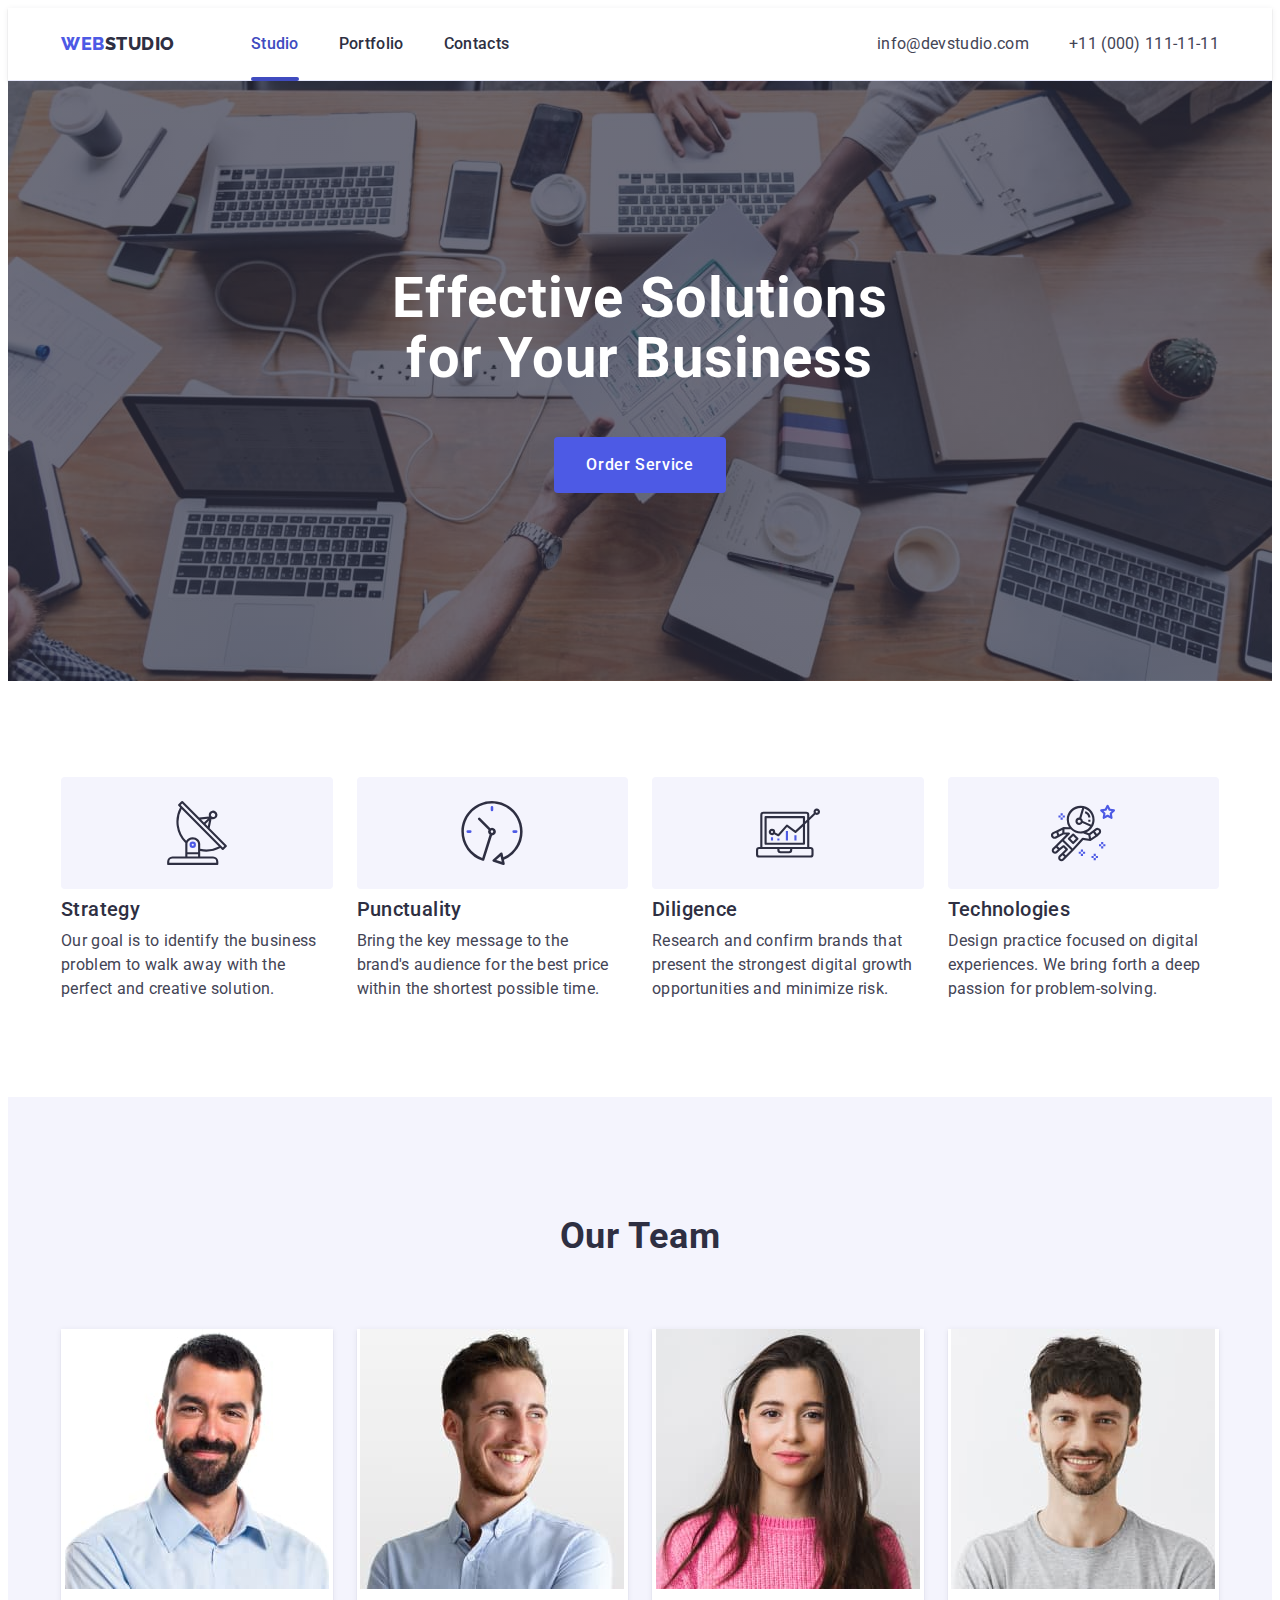
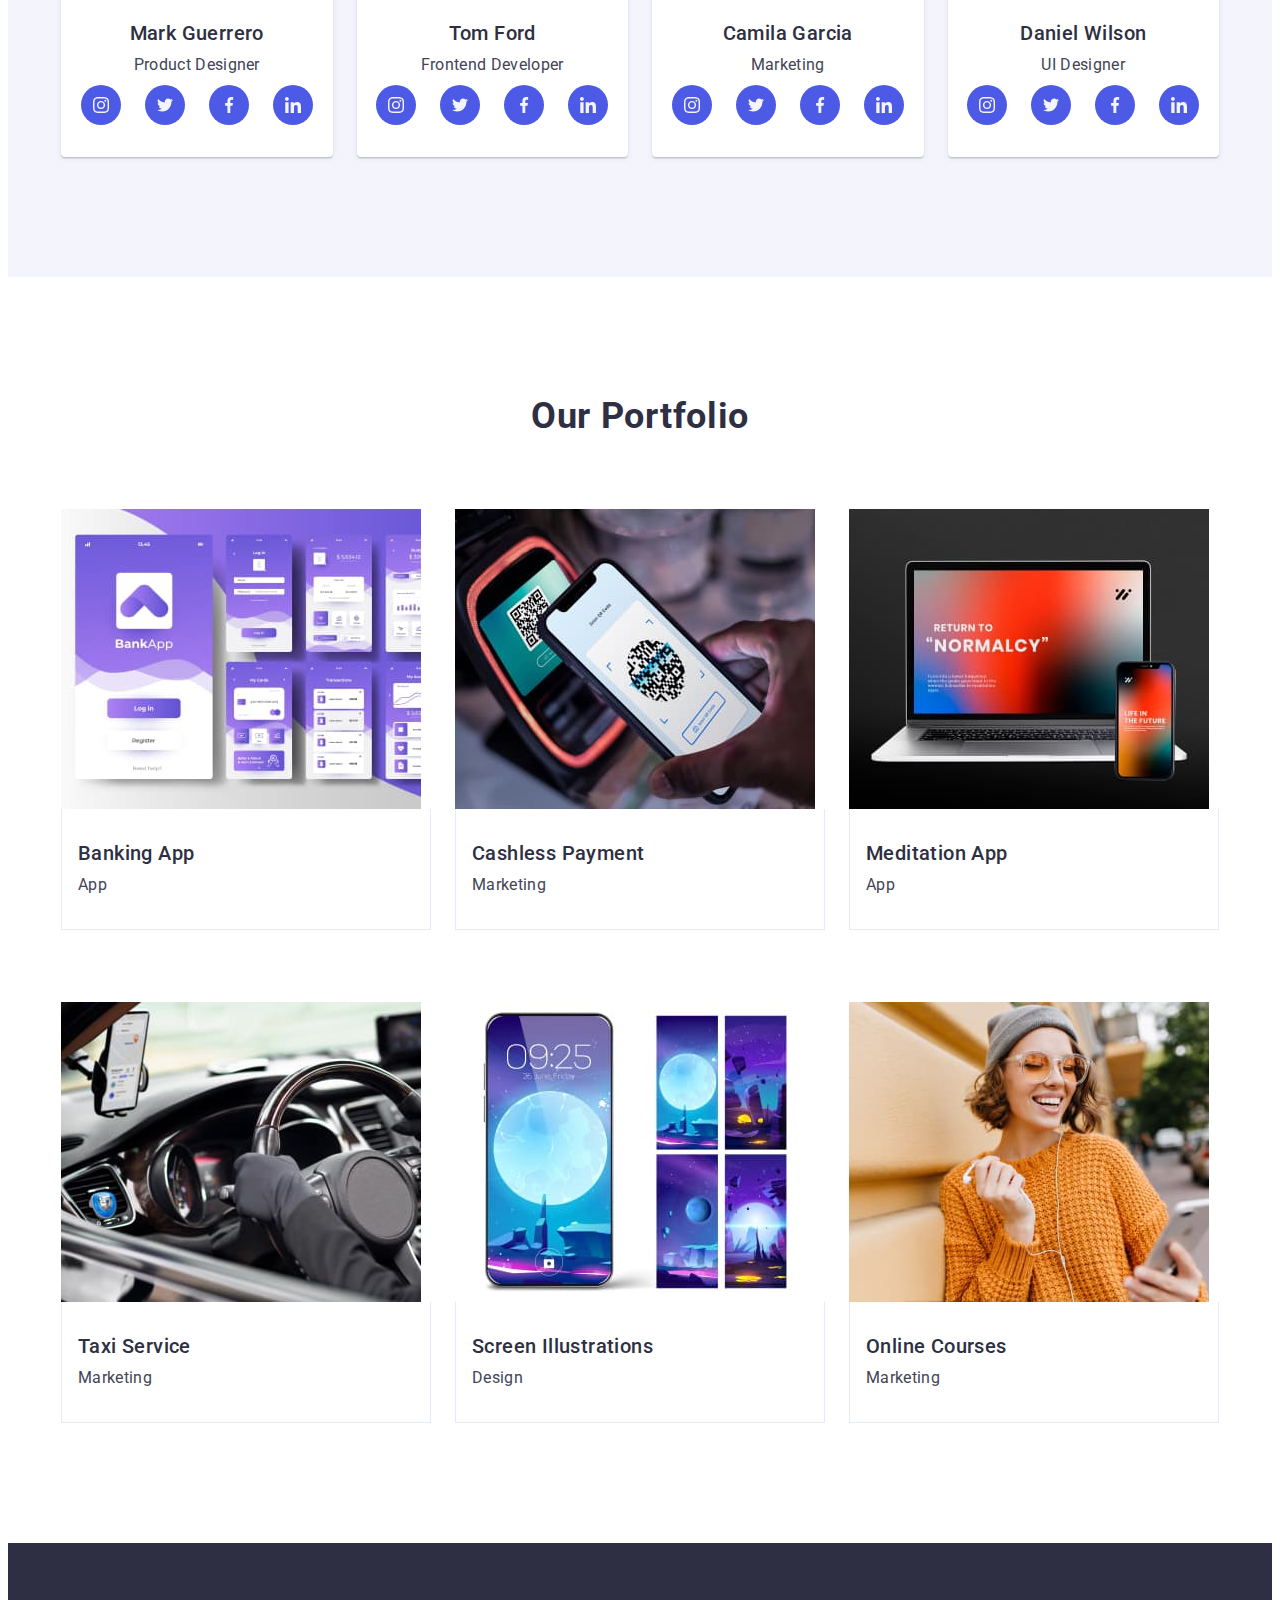
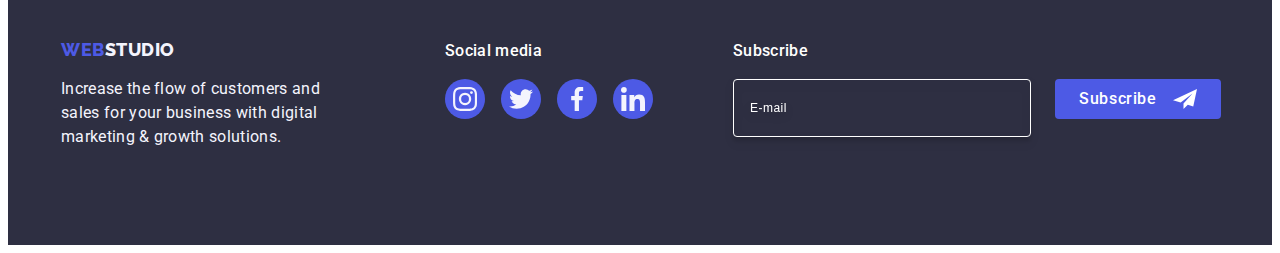
<file: index.html>
<!DOCTYPE html>
<html lang="en">
  <head>
    <meta charset="UTF-8" />
    <meta http-equiv="X-UA-Compatible" content="IE=edge" />
    <meta name="viewport" content="width=device-width, initial-scale=1.0" />
    <title>goit-markup-hw-01</title>
    <link rel="preconnect" href="https://fonts.googleapis.com" />
    <link rel="preconnect" href="https://fonts.gstatic.com" crossorigin />
    <link
      href="https://fonts.googleapis.com/css2?family=Raleway:wght@800&family=Roboto:wght@400;500;700;900&display=swap"
      rel="stylesheet"
    />
    <link
      rel="stylesheet"
      href="https://cdnjs.cloudflare.com/ajax/libs/modern-normalize/2.0.0/modern-normalize.min.css"
      integrity="sha512-4xo8blKMVCiXpTaLzQSLSw3KFOVPWhm/TRtuPVc4WG6kUgjH6J03IBuG7JZPkcWMxJ5huwaBpOpnwYElP/m6wg=="
      crossorigin="anonymous"
      referrerpolicy="no-referrer"
    />
    <link rel="stylesheet" href="./css/styles.css" />
  </head>
  <body>
    <header class="top">
      <div class="container header-container">
        <nav class="header">
          <a class="header-logo-link link" href="./index.html"
            >Web<span class="studio">Studio</span></a
          >
          <ul class="header-list list">
            <li class="header-item">
              <a class="header-item-menu link current" href="./index.html"
                >Studio</a
              >
            </li>
            <li class="header-item">
              <a class="header-item-menu link" href="./portfolio.html"
                >Portfolio</a
              >
            </li>
            <li class="header-item">
              <a class="header-item-menu link" href="">Contacts</a>
            </li>
          </ul>
        </nav>
        <address class="address">
          <ul class="address-list list">
            <li class="address-item">
              <a class="address-contacts link" href="mailto:info@devstudio.com"
                >info@devstudio.com</a
              >
            </li>
            <li class="address-item">
              <a class="address-contacts link" href="tel:+110001111111"
                >+11 (000) 111-11-11</a
              >
            </li>
          </ul>
        </address>
        <button type="button" class="menu-open-btn">
          <svg class="svg-menu-opne" width="24" height="24">
            <use href="./images/symbol-defs.svg#icon-open-menu"></use>
          </svg>
        </button>
      </div>

      <div class="mob-menu">
        <button type="button" class="menu-close-btn">
          <svg class="modal-svg" height="8" width="8">
            <use
              href="./images/symbol-defs.svg#icon-close-black-18dp-2-1-1"
            ></use>
          </svg>
        </button>

        <ul class="mob-list list">
          <li class="mob-item">
            <a class="mob-item-menu link currentt" href="./index.html"
              >Studio</a
            >
          </li>
          <li class="mob-item">
            <a class="mob-item-menu link" href="./portfolio.html">Portfolio</a>
          </li>
          <li class="mob-item">
            <a class="mob-item-menu link" href="">Contacts</a>
          </li>
        </ul>
        <div class="space-mob-menu">
          <ul class="address-mob-list list">
            <li class="address-mob-item">
              <a class="address-contacts-mob link" href="tel:+110001111111"
                >+11 (000) 111-11-11</a
              >
            </li>
            <li class="address-mob-item">
              <a
                class="address-contacts-emeil link"
                href="mailto:info@devstudio.com"
                >info@devstudio.com</a
              >
            </li>
          </ul>

          <ul class="mob-socila-media list">
            <li class="mob-svg-border">
              <a
                class="mob-block-link link"
                href=""
                aria-label="instagram"
                target="_blank"
                rel="noopener noreferrer"
              >
                <svg class="mob-media-svg" height="24" width="24">
                  <use href="./images/symbol-defs.svg#icon-instagram-2"></use>
                </svg>
              </a>
            </li>
            <li class="mob-svg-border">
              <a
                class="mob-block-link link"
                href=""
                aria-label="instagram"
                target="_blank"
                rel="noopener noreferrer"
              >
                <svg class="mob-media-svg" height="24" width="24">
                  <use href="./images/symbol-defs.svg#icon-twitter-1"></use>
                </svg>
              </a>
            </li>
            <li class="mob-svg-border">
              <a
                class="mob-block-link link"
                href=""
                aria-label="instagram"
                target="_blank"
                rel="noopener noreferrer"
              >
                <svg class="mob-media-svg" height="24" width="24">
                  <use href="./images/symbol-defs.svg#icon-facebook-1"></use>
                </svg>
              </a>
            </li>
            <li class="mob-svg-border">
              <a
                class="mob-block-link link"
                href=""
                aria-label="instagram"
                target="_blank"
                rel="noopener noreferrer"
              >
                <svg class="mob-media-svg" height="24" width="24">
                  <use href="./images/symbol-defs.svg#icon-linkedin-1"></use>
                </svg>
              </a>
            </li>
          </ul>
        </div>
      </div>
    </header>

    <main>
      <section class="hero">
        <div class="container">
          <h1 class="hero-title">Effective Solutions for Your Business</h1>
          <button class="hero-btn" type="button">Order Service</button>
        </div>
      </section>
      <section class="qualities">
        <div class="container">
          <h2 class="qualities-title visually-hidden">Title section2</h2>
          <ul class="qualities-list list">
            <li class="qualities-item">
              <div class="qualities-svg-border">
                <svg class="qualities-svg" width="64" height="64">
                  <use href="./images/symbol-defs.svg#icon-antenna-1"></use>
                </svg>
              </div>
              <h3 class="qualities-item-title">Strategy</h3>
              <p class="qualities-item-text">
                Our goal is to identify the business problem to walk away with
                the perfect and creative solution.
              </p>
            </li>
            <li class="qualities-item">
              <div class="qualities-svg-border">
                <svg class="qualities-svg" width="64" height="64">
                  <use href="./images/symbol-defs.svg#icon-clock-1"></use>
                </svg>
              </div>
              <h3 class="qualities-item-title">Punctuality</h3>
              <p class="qualities-item-text">
                Bring the key message to the brand's audience for the best price
                within the shortest possible time.
              </p>
            </li>
            <li class="qualities-item">
              <div class="qualities-svg-border">
                <svg class="qualities-svg" width="64" height="64">
                  <use href="./images/symbol-defs.svg#icon-diagram-1"></use>
                </svg>
              </div>
              <h3 class="qualities-item-title">Diligence</h3>
              <p class="qualities-item-text">
                Research and confirm brands that present the strongest digital
                growth opportunities and minimize risk.
              </p>
            </li>
            <li class="qualities-item">
              <div class="qualities-svg-border">
                <svg class="qualities-svg" width="64" height="64">
                  <use href="./images/symbol-defs.svg#icon-astronaut-1"></use>
                </svg>
              </div>
              <h3 class="qualities-item-title">Technologies</h3>
              <p class="qualities-item-text">
                Design practice focused on digital experiences. We bring forth a
                deep passion for problem-solving.
              </p>
            </li>
          </ul>
        </div>
      </section>

      <section class="team">
        <div class="container team-container">
          <h2 class="team-title">Our Team</h2>
          <ul class="team-list list">
            <li class="team-item">
              <img
                class="team-img"
                srcset="./images/img4.jpg 1x, ./images/img-empl1-2x.jpg 2x"
                src="./images/img4.jpg"
                alt="Mark Guerrero"
                width="264"
                height="260"
              />
              <div class="name-job">
                <h3 class="team-item-title">Mark Guerrero</h3>
                <p class="team-item-text">Product Designer</p>
                <ul class="team-svg-together list">
                  <li class="team-svg-border">
                    <a
                      class="team-block-link link"
                      href=""
                      aria-label="instagram"
                      target="_blank"
                      rel="noopener noreferrer"
                    >
                      <svg class="team-svg" width="16" height="16">
                        <use
                          href="./images/symbol-defs.svg#icon-instagram-2"
                        ></use>
                      </svg>
                    </a>
                  </li>
                  <li class="team-svg-border">
                    <a
                      class="team-block-link link"
                      href=""
                      aria-label="instagram"
                      target="_blank"
                      rel="noopener noreferrer"
                    >
                      <svg class="team-svg" width="16" height="16">
                        <use
                          href="./images/symbol-defs.svg#icon-twitter-1"
                        ></use>
                      </svg>
                    </a>
                  </li>
                  <li class="team-svg-border">
                    <a
                      class="team-block-link link"
                      href=""
                      aria-label="instagram"
                      target="_blank"
                      rel="noopener noreferrer"
                    >
                      <svg class="team-svg" width="16" height="16">
                        <use
                          href="./images/symbol-defs.svg#icon-facebook-1"
                        ></use>
                      </svg>
                    </a>
                  </li>
                  <li class="team-svg-border">
                    <a
                      class="team-block-link link"
                      href=""
                      aria-label="instagram"
                      target="_blank"
                      rel="noopener noreferrer"
                    >
                      <svg class="team-svg" width="16" height="16">
                        <use
                          href="./images/symbol-defs.svg#icon-linkedin-1"
                        ></use>
                      </svg>
                    </a>
                  </li>
                </ul>
              </div>
            </li>
            <li class="team-item">
              <img
                class="team-img"
                srcset="./images/img5.jpg 1x, ./images/img-empl2-2x.jpg 2x"
                src="./images/img5.jpg"
                alt="Tom Ford"
                width="264"
                height="260"
              />
              <div class="name-job">
                <h3 class="team-item-title">Tom Ford</h3>
                <p class="team-item-text">Frontend Developer</p>
                <ul class="team-svg-together list">
                  <li class="team-svg-border">
                    <a
                      class="team-block-link link"
                      href=""
                      aria-label="instagram"
                      target="_blank"
                      rel="noopener noreferrer"
                    >
                      <svg class="team-svg" width="16" height="16">
                        <use
                          href="./images/symbol-defs.svg#icon-instagram-2"
                        ></use>
                      </svg>
                    </a>
                  </li>
                  <li class="team-svg-border">
                    <a
                      class="team-block-link link"
                      href=""
                      aria-label="instagram"
                      target="_blank"
                      rel="noopener noreferrer"
                    >
                      <svg class="team-svg" width="16" height="16">
                        <use
                          href="./images/symbol-defs.svg#icon-twitter-1"
                        ></use>
                      </svg>
                    </a>
                  </li>
                  <li class="team-svg-border">
                    <a
                      class="team-block-link link"
                      href=""
                      aria-label="instagram"
                      target="_blank"
                      rel="noopener noreferrer"
                    >
                      <svg class="team-svg" width="16" height="16">
                        <use
                          href="./images/symbol-defs.svg#icon-facebook-1"
                        ></use>
                      </svg>
                    </a>
                  </li>
                  <li class="team-svg-border">
                    <a
                      class="team-block-link link"
                      href=""
                      aria-label="instagram"
                      target="_blank"
                      rel="noopener noreferrer"
                    >
                      <svg class="team-svg" width="16" height="16">
                        <use
                          href="./images/symbol-defs.svg#icon-linkedin-1"
                        ></use>
                      </svg>
                    </a>
                  </li>
                </ul>
              </div>
            </li>
            <li class="team-item">
              <img
                class="team-img"
                srcset="./images/img6.jpg 1x, ./images/img-empl3-2x.jpg 2x"
                src="./images/img6.jpg"
                alt="Camila Garcia"
                width="264"
                height="260"
              />
              <div class="name-job">
                <h3 class="team-item-title">Camila Garcia</h3>
                <p class="team-item-text">Marketing</p>
                <ul class="team-svg-together list">
                  <li class="team-svg-border">
                    <a
                      class="team-block-link link"
                      href=""
                      aria-label="instagram"
                      target="_blank"
                      rel="noopener noreferrer"
                    >
                      <svg class="team-svg" width="16" height="16">
                        <use
                          href="./images/symbol-defs.svg#icon-instagram-2"
                        ></use>
                      </svg>
                    </a>
                  </li>
                  <li class="team-svg-border">
                    <a
                      class="team-block-link link"
                      href=""
                      aria-label="instagram"
                      target="_blank"
                      rel="noopener noreferrer"
                    >
                      <svg class="team-svg" width="16" height="16">
                        <use
                          href="./images/symbol-defs.svg#icon-twitter-1"
                        ></use>
                      </svg>
                    </a>
                  </li>
                  <li class="team-svg-border">
                    <a
                      class="team-block-link link"
                      href=""
                      aria-label="instagram"
                      target="_blank"
                      rel="noopener noreferrer"
                    >
                      <svg class="team-svg" width="16" height="16">
                        <use
                          href="./images/symbol-defs.svg#icon-facebook-1"
                        ></use>
                      </svg>
                    </a>
                  </li>
                  <li class="team-svg-border">
                    <a
                      class="team-block-link link"
                      href=""
                      aria-label="instagram"
                      target="_blank"
                      rel="noopener noreferrer"
                    >
                      <svg class="team-svg" width="16" height="16">
                        <use
                          href="./images/symbol-defs.svg#icon-linkedin-1"
                        ></use>
                      </svg>
                    </a>
                  </li>
                </ul>
              </div>
            </li>
            <li class="team-item">
              <img
                class="team-img"
                srcset="./images/img7.jpg 1x, ./images/img-empl4-2x.jpg 2x"
                src="./images/img7.jpg"
                alt="Daniel Wilson"
                width="264"
                height="260"
              />
              <div class="name-job">
                <h3 class="team-item-title">Daniel Wilson</h3>
                <p class="team-item-text">UI Designer</p>
                <ul class="team-svg-together list">
                  <li class="team-svg-border">
                    <a
                      class="team-block-link link"
                      href=""
                      aria-label="instagram"
                      target="_blank"
                      rel="noopener noreferrer"
                    >
                      <svg class="team-svg" width="16" height="16">
                        <use
                          href="./images/symbol-defs.svg#icon-instagram-2"
                        ></use>
                      </svg>
                    </a>
                  </li>
                  <li class="team-svg-border">
                    <a
                      class="team-block-link link"
                      href=""
                      aria-label="instagram"
                      target="_blank"
                      rel="noopener noreferrer"
                    >
                      <svg class="team-svg" width="16" height="16">
                        <use
                          href="./images/symbol-defs.svg#icon-twitter-1"
                        ></use>
                      </svg>
                    </a>
                  </li>
                  <li class="team-svg-border">
                    <a
                      class="team-block-link link"
                      href=""
                      aria-label="instagram"
                      target="_blank"
                      rel="noopener noreferrer"
                    >
                      <svg class="team-svg" width="16" height="16">
                        <use
                          href="./images/symbol-defs.svg#icon-facebook-1"
                        ></use>
                      </svg>
                    </a>
                  </li>
                  <li class="team-svg-border">
                    <a
                      class="team-block-link link"
                      href=""
                      aria-label="instagram"
                      target="_blank"
                      rel="noopener noreferrer"
                    >
                      <svg class="team-svg" width="16" height="16">
                        <use
                          href="./images/symbol-defs.svg#icon-linkedin-1"
                        ></use>
                      </svg>
                    </a>
                  </li>
                </ul>
              </div>
            </li>
          </ul>
        </div>
      </section>

      <section class="btn-menu">
        <div class="container">
          <h2 class="service-title">Our Portfolio</h2>
          <ul class="service-list list">
            <li class="service-item">
              <a class="service-list-link link" href="">
                <div class="text-over-img">
                  <picture>
                    <source
                      srcset="
                        ./images/img11.jpg             1x,
                        ./images/portfolio1desk-2x.jpg 2x
                      "
                      media="(min-width: 1158px)"
                    />
                    <source
                      srcset="
                        ./images/portfolio1tab-1x.jpg 1x,
                        ./images/portfolio1tab-2x.jpg 2x
                      "
                      media="(min-width: 768px)"
                    />
                    <source
                      srcset="
                        ./images/portfolio1mob-1x.jpg 1x,
                        ./images/portfolio1mob-2x.jpg 2x
                      "
                      media="(max-width: 767px)"
                    />
                    <img
                      src="./images/img11.jpg"
                      alt="Interface"
                      width="360"
                      height="300"
                    />
                  </picture>

                  <p class="text-over">
                    14 Stylish and User-Friendly App Design Concepts · Task
                    Manager App · Calorie Tracker App · Exotic Fruit Ecommerce
                    App · Cloud Storage App
                  </p>
                </div>
                <div class="service-title-text">
                  <h2 class="service-item-title">Banking App</h2>
                  <p class="service-item-text">App</p>
                </div>
              </a>
            </li>
            <li class="service-item">
              <a class="service-list-link link" href="">
                <div class="text-over-img">
                  <picture>
                    <source
                      srcset="
                        ./images/img12.jpg             1x,
                        ./images/portfolio2desk-2x.jpg 2x
                      "
                      media="(min-width: 1158px)"
                    />
                    <source
                      srcset="
                        ./images/portfolio2tab-1x.jpg 1x,
                        ./images/portfolio2tab-2x.jpg 2x
                      "
                      media="(min-width: 768px)"
                    />
                    <source
                      srcset="
                        ./images/portfolio2mob-1x.jpg 1x,
                        ./images/portfolio2mob-2x.jpg 2x
                      "
                      media="(max-width: 767px)"
                    />
                    <img
                      src="./images/img12.jpg"
                      alt="Interface"
                      width="360"
                      height="300"
                    />
                  </picture>
                  <p class="text-over">
                    14 Stylish and User-Friendly App Design Concepts · Task
                    Manager App · Calorie Tracker App · Exotic Fruit Ecommerce
                    App · Cloud Storage App
                  </p>
                </div>
                <div class="service-title-text">
                  <h2 class="service-item-title">Cashless Payment</h2>
                  <p class="service-item-text">Marketing</p>
                </div>
              </a>
            </li>
            <li class="service-item">
              <a class="service-list-link link" href="">
                <div class="text-over-img">
                  <picture>
                    <source
                      srcset="
                        ./images/img13.jpg             1x,
                        ./images/portfolio3desk-2x.jpg 2x
                      "
                      media="(min-width: 1158px)"
                    />
                    <source
                      srcset="
                        ./images/portfolio3tab-1x.jpg 1x,
                        ./images/portfolio3tab-2x.jpg 2x
                      "
                      media="(min-width: 768px)"
                    />
                    <source
                      srcset="
                        ./images/portfolio3mob-1x.jpg 1x,
                        ./images/portfolio3mob-2x.jpg 2x
                      "
                      media="(max-width: 767px)"
                    />
                    <img
                      src="./images/img13.jpg"
                      alt="Interface"
                      width="360"
                      height="300"
                    />
                  </picture>
                  <p class="text-over">
                    14 Stylish and User-Friendly App Design Concepts · Task
                    Manager App · Calorie Tracker App · Exotic Fruit Ecommerce
                    App · Cloud Storage App
                  </p>
                </div>
                <div class="service-title-text">
                  <h2 class="service-item-title">Meditation App</h2>
                  <p class="service-item-text">App</p>
                </div>
              </a>
            </li>
            <li class="service-item">
              <a class="service-list-link link" href="">
                <div class="text-over-img">
                  <picture>
                    <source
                      srcset="
                        ./images/img14.jpg             1x,
                        ./images/portfolio4desk-2x.jpg 2x
                      "
                      media="(min-width: 1158px)"
                    />
                    <source
                      srcset="
                        ./images/portfolio4tab-1x.jpg 1x,
                        ./images/portfolio4tab-2x.jpg 2x
                      "
                      media="(min-width: 768px)"
                    />
                    <source
                      srcset="
                        ./images/portfolio4mob-1x.jpg 1x,
                        ./images/portfolio4mob-2x.jpg 2x
                      "
                      media="(max-width: 767px)"
                    />
                    <img
                      src="./images/img14.jpg"
                      alt="Interface"
                      width="360"
                      height="300"
                    />
                  </picture>
                  <p class="text-over">
                    14 Stylish and User-Friendly App Design Concepts · Task
                    Manager App · Calorie Tracker App · Exotic Fruit Ecommerce
                    App · Cloud Storage App
                  </p>
                </div>
                <div class="service-title-text">
                  <h2 class="service-item-title">Taxi Service</h2>
                  <p class="service-item-text">Marketing</p>
                </div>
              </a>
            </li>
            <li class="service-item">
              <a class="service-list-link link" href="">
                <div class="text-over-img">
                  <picture>
                    <source
                      srcset="
                        ./images/img15.jpg             1x,
                        ./images/portfolio5desk-2x.jpg 2x
                      "
                      media="(min-width: 1158px)"
                    />
                    <source
                      srcset="
                        ./images/portfolio5tab-1x.jpg 1x,
                        ./images/portfolio5tab-2x.jpg 2x
                      "
                      media="(min-width: 768px)"
                    />
                    <source
                      srcset="
                        ./images/portfolio5mob-1x.jpg 1x,
                        ./images/portfolio5mob-2x.jpg 2x
                      "
                      media="(max-width: 767px)"
                    />
                    <img
                      src="./images/img15.jpg"
                      alt="Interface"
                      width="360"
                      height="300"
                    />
                  </picture>
                  <p class="text-over">
                    14 Stylish and User-Friendly App Design Concepts · Task
                    Manager App · Calorie Tracker App · Exotic Fruit Ecommerce
                    App · Cloud Storage App
                  </p>
                </div>
                <div class="service-title-text">
                  <h2 class="service-item-title">Screen Illustrations</h2>
                  <p class="service-item-text">Design</p>
                </div>
              </a>
            </li>
            <li class="service-item">
              <a class="service-list-link link" href="">
                <div class="text-over-img">
                  <picture>
                    <source
                      srcset="
                        ./images/img16.jpg             1x,
                        ./images/portfolio6desk-2x.jpg 2x
                      "
                      media="(min-width: 1158px)"
                    />
                    <source
                      srcset="
                        ./images/portfolio6tab-1x.jpg 1x,
                        ./images/portfolio6tab-2x.jpg 2x
                      "
                      media="(min-width: 768px)"
                    />
                    <source
                      srcset="
                        ./images/portfolio6mob-1x.jpg 1x,
                        ./images/portfolio6mob-2x.jpg 2x
                      "
                      media="(max-width: 767px)"
                    />
                    <img
                      src="./images/img16.jpg"
                      alt="Interface"
                      width="360"
                      height="300"
                    />
                  </picture>
                  <p class="text-over">
                    14 Stylish and User-Friendly App Design Concepts · Task
                    Manager App · Calorie Tracker App · Exotic Fruit Ecommerce
                    App · Cloud Storage App
                  </p>
                </div>
                <div class="service-title-text">
                  <h2 class="service-item-title">Online Courses</h2>
                  <p class="service-item-text">Marketing</p>
                </div>
              </a>
            </li>
          </ul>
        </div>
      </section>
    </main>
    <footer class="footer">
      <div class="container footer-together">
        <div class="footer-logo-text">
          <a class="footer-logo-link link" href="./index.html"
            >Web<span class="studio-wight">Studio</span></a
          >
          <p class="footer-text">
            Increase the flow of customers and sales for your business with
            digital marketing & growth solutions.
          </p>
        </div>
        <div class="title-media">
          <p class="media-footer">Social media</p>
          <ul class="footer-socila-media list">
            <li class="media-svg-border">
              <a
                class="footer-block-link link"
                href=""
                aria-label="instagram"
                target="_blank"
                rel="noopener noreferrer"
              >
                <svg class="media-svg" height="24" width="24">
                  <use href="./images/symbol-defs.svg#icon-instagram-2"></use>
                </svg>
              </a>
            </li>
            <li class="media-svg-border">
              <a
                class="footer-block-link link"
                href=""
                aria-label="instagram"
                target="_blank"
                rel="noopener noreferrer"
              >
                <svg class="media-svg" height="24" width="24">
                  <use href="./images/symbol-defs.svg#icon-twitter-1"></use>
                </svg>
              </a>
            </li>
            <li class="media-svg-border">
              <a
                class="footer-block-link link"
                href=""
                aria-label="instagram"
                target="_blank"
                rel="noopener noreferrer"
              >
                <svg class="media-svg" height="24" width="24">
                  <use href="./images/symbol-defs.svg#icon-facebook-1"></use>
                </svg>
              </a>
            </li>
            <li class="media-svg-border">
              <a
                class="footer-block-link link"
                href=""
                aria-label="instagram"
                target="_blank"
                rel="noopener noreferrer"
              >
                <svg class="media-svg" height="24" width="24">
                  <use href="./images/symbol-defs.svg#icon-linkedin-1"></use>
                </svg>
              </a>
            </li>
          </ul>
        </div>
        <div class="footer-bottom">
          <p class="text-sbr">Subscribe</p>
          <form class="footer-form">
            <label class="footer-input-form"
              ><input
                class="footer-form-input"
                type="email"
                name="subscribe"
                placeholder="E-mail"
            /></label>
            <button class="footer-form-btn" type="submit">
              Subscribe
              <svg class="footer-btn-svg" width="24" height="24">
                <use href="./images/icons.svg#icon-Frame"></use>
              </svg>
            </button>
          </form>
        </div>
      </div>
    </footer>
    <div class="backdrop">
      <div class="modal">
        <button type="button" class="modal-close-btn">
          <svg class="modal-svg" height="8" width="8">
            <use
              href="./images/symbol-defs.svg#icon-close-black-18dp-2-1-1"
            ></use>
          </svg>
        </button>
        <p class="modal-title">Leave your contacts and we will call you back</p>
        <form class="modal-form">
          <div class="modal-field">
            <label class="modal-label" for="user-name">Name</label>
            <div class="input-wrap">
              <input
                class="modal-input"
                type="text"
                name="user-name"
                id="user-name"
              />
              <svg class="modal-icon" width="18" height="24">
                <use href="./images/icons.svg#icon-person"></use>
              </svg>
            </div>
          </div>
          <div class="modal-field">
            <label class="modal-label" for="user-tel">Phone</label>
            <div class="input-wrap">
              <input
                class="modal-input"
                type="tel"
                name="user-email"
                id="user-tel"
              />
              <svg class="modal-icon" width="18" height="24">
                <use href="./images/icons.svg#icon-phone"></use>
              </svg>
            </div>
          </div>
          <div class="modal-field">
            <label class="modal-label" for="user-email">Email</label>
            <div class="input-wrap">
              <input
                class="modal-input"
                type="email"
                name="user-name"
                id="user-email"
              />
              <svg class="modal-icon" width="18" height="24">
                <use href="./images/icons.svg#icon-email"></use>
              </svg>
            </div>
          </div>
          <div class="modal-field-textarea">
            <label class="modal-label" for="user-comment">Comment</label>
            <textarea
              class="modal-textarea"
              id="user-comment"
              name="user-comment"
              placeholder="Text input"
            ></textarea>
          </div>
          <div class="modal-field-check">
            <input
              type="checkbox"
              class="modal-check visually-hidden"
              id="user-privacy"
              value="true"
              name="user-privacy"
            />
            <label class="check-text" for="user-privacy">
              <span class="check-text-box"
                ><svg width="10" height="8" class="check-text-icon">
                  <use href="./images/icons.svg#icon-Vector"></use></svg
              ></span>
              <span>
                I accept the terms and conditions of the&nbsp;<a
                  class="policy-span"
                  href=""
                >
                  Privacy Policy</a
                >
              </span>
            </label>
          </div>
          <button class="modal-form-btn" type="submit">Send</button>
          <script src="./main.js" type="module"></script>
        </form>
      </div>
    </div>
  </body>
</html>
</file>
<file: css/styles.css>
:root {
  --navyblue: #2e2f42;
  --iris: #4d5ae5;
  --slate: #434455;
  --ocean: #404bbf;
  --white: #fff;
  --cloud: #f4f4fd;
  --cornflower: #e7e9fc;
  --light-slate: #8e8f99;
  --green: #31d0aa;
}

p,
h1,
h2,
h3,
h4,
h5,
h6 {
  margin-top: 0;
  margin-bottom: 0;
}

ul,
ol {
  margin-top: 0;
  margin-bottom: 0;
  padding-left: 0;
}

body {
  background-color: #ffffff;
  font-family: "Roboto", sans-serif;
  color: #434455;
}

.link {
  text-decoration: none;
}
.list {
  list-style-type: none;
}

img {
  display: block;
  max-width: 100%;
  height: auto;
}
/*----------HEADER----------*/

.container {
  max-width: 320px;
  padding-left: 16px;
  padding-right: 16px;
  margin-left: auto;
  margin-right: auto;
}

.top {
  background-color: var(--white);
  border-bottom: 1px solid var(--cornflower);
  box-shadow: 0px 2px 1px rgba(46, 47, 66, 0.08),
    0px 1px 1px rgba(46, 47, 66, 0.16), 0px 1px 6px rgba(46, 47, 66, 0.08);
}

.header-container {
  display: flex;
  align-items: center;
  padding: 16px;
}

.header {
  display: flex;
}

.header-logo-link {
  color: var(--iris);
  font-size: 18px;
  font-family: Raleway, sans-serif;
  font-weight: 800;
  line-height: 1.17;
  letter-spacing: 0.03em;
  text-transform: uppercase;
  /* margin-right: 76px;  */
}

.header-logo-link .studio {
  color: var(--navyblue);
}

.header-list {
  display: flex;
  gap: 40px;
  display: none;
}

.header-item {
}

.header-item-menu {
  color: var(--navyblue);
  font-size: 16px;
  font-weight: 500;
  line-height: 1.5;
  letter-spacing: 0.02em;
  padding: 24px 0;
  display: block;
  transition: color 250ms cubic-bezier(0.4, 0, 0.2, 1);
}

.header-item-menu:hover,
.header-item-menu:focus {
  color: var(--ocean);
}

.current {
  position: relative;
  color: var(--ocean);
}

.current::after {
  content: "";
  position: absolute;
  height: 4px;
  width: 100%;
  background-color: var(--ocean);
  bottom: -1px;
  left: 0;
  border-radius: 2px;
}

.address {
  font-style: normal;
  display: flex;
  align-items: center;
  margin-left: auto;
  display: none;
}

.address-list {
  display: flex;
  gap: 40px;
}

.address-contacts {
  color: var(--slate);
  font-size: 16px;
  line-height: 1.5;
  letter-spacing: 0.02em;
  transition: color 250ms cubic-bezier(0.4, 0, 0.2, 1);
}
.address-contacts:hover,
.address-contacts:focus {
  color: var(--ocean);
}

.menu-open-btn {
  display: block;
  margin-left: auto;
  background-color: transparent;
  border: none;
  cursor: pointer;
  box-shadow: none;
  padding: 0;
}

.mob-menu {
  width: 100%;
  height: 100vh;
  background-color: var(--white);
  position: fixed;
  top: 0;
  left: 0;
  z-index: 1;
  padding: 16px 24px 40px 16px;
  display: flex;
  flex-direction: column;
  justify-content: space-between;
  opacity: 0;
  visibility: hidden;
  pointer-events: none;
}

.menu-close-btn {
  background-color: transparent;
  border-radius: 50%;
  border: 1px solid var(--cornflower);
  width: 24px;
  height: 24px;
  cursor: pointer;
  display: block;
  margin-left: auto;
  margin-bottom: 24px;
  display: flex;
  align-items: center;
  justify-content: center;
}

.mob-list {
  display: flex;
  flex-direction: column;
  gap: 40px;
}

.mob-item-menu {
  font-size: 36px;
  line-height: 1.11;
  font-weight: 700;
  letter-spacing: 0.02em;
  text-transform: capitalize;
  color: var(--navyblue);
}
.currentt {
  color: var(--ocean);
}
.mob-item-menu:hover,
.mob-item-menu:focus {
  color: var(--ocean);
}

.address-mob-list {
  display: flex;
  flex-direction: column;
  gap: 24px;
}

.address-contacts-emeil {
  font-size: 20px;
  font-weight: 500;
  line-height: 1.2;
  letter-spacing: 0.02em;
  color: var(--slate);
}
.address-contacts-mob {
  font-size: 20px;
  font-weight: 500;
  line-height: 1.2;
  letter-spacing: 0.02em;
  color: var(--ocean);
}

.address-contacts-mob:hover .address-contacts-mob:focus {
  color: var(--ocean);
}

.mob-socila-media {
  display: flex;
  justify-content: center;
  gap: 40px;
  margin-right: auto;
}

.mob-svg-border {
  height: 40px;
  width: 40px;
}

.mob-block-link {
  width: 100%;
  height: 100%;
  border-radius: 50%;
  background-color: var(--iris);
  display: flex;
  align-items: center;
  justify-content: center;
}

.mob-media-svg {
  fill: var(--cloud);
}

.space-mob-menu {
  margin-top: auto;
  display: flex;
  flex-direction: column;
  gap: 48px;
}

/*----------HERO----------*/

.hero {
  background-image: linear-gradient(
      rgba(46, 47, 66, 0.7),
      rgba(46, 47, 66, 0.7)
    ),
    url(../images/bg-mob.jpg);

  max-width: 1440px;
  background-position: center;
  background-repeat: no-repeat;
  background-size: cover;
  padding: 72px 0px;
}

@media (min-device-pixel-ratio: 2),
  (min-resolution: 192dpi),
  (min-resolution: 2dppx) {
  .hero {
    background-image: linear-gradient(
        rgba(46, 47, 66, 0.7),
        rgba(46, 47, 66, 0.7)
      ),
      url(../images/bg-mob-2x.jpg);
  }
}

.hero-title {
  color: var(--white);
  text-align: center;
  font-size: 36px;
  font-weight: 700;
  line-height: 1.11;
  letter-spacing: 0.02em;
  max-width: 288px;
  margin: 0 auto;
  margin-bottom: 72px;
}
.hero-btn {
  color: var(--white);
  background-color: var(--iris);
  font-size: 16px;
  font-family: inherit;
  font-weight: 500;
  line-height: 1.5;
  letter-spacing: 0.04em;
  cursor: pointer;
  display: block;
  border-radius: 4px;
  padding: 16px 32px;
  margin: 0 auto;
  min-width: 169px;
  height: 56px;
  border: none;
  transition: background-color 250ms cubic-bezier(0.4, 0, 0.2, 1);
}

.hero-btn:hover,
.hero-btn:focus {
  background-color: var(--ocean);
}

/*----------QUALITIES----------*/

.qualities {
  padding-top: 96px;
  padding-bottom: 96px;
}

.qualities-list {
  display: flex;
  flex-wrap: wrap;
  gap: 72px;
}
.qualities-item {
  width: 100%;
}

.qualities-svg-border {
  height: 112px;
  margin-bottom: 19px;
  display: flex;
  align-items: center;
  justify-content: center;
  background-color: var(--cloud);
  border-radius: 4px;
  margin-bottom: 8px;
  display: none;
}

.qualities-item-title {
  color: var(--navyblue);
  font-size: 36px;
  font-weight: 500;
  line-height: 1.1;
  letter-spacing: 0.02em;
  margin-bottom: 8px;
  text-align: center;
}

.qualities-item-text {
  color: var(--slate);
  font-size: 16px;
  line-height: 1.5;
  letter-spacing: 0.02em;
  width: 288px;
  height: 72px;
}

/*----------TEAM----------*/

.team-container {
  max-width: 296px;
}
.team {
  background-color: var(--cloud);
  padding-top: 96px;
  padding-bottom: 96px;
}
.team-title {
  color: var(--navyblue);
  text-align: center;
  font-size: 36px;
  font-weight: 700;
  line-height: 1.11;
  letter-spacing: 0.02em;
  text-transform: capitalize;
  margin: 0 auto;
  margin-bottom: 72px;
}
.team-list {
  display: flex;
  flex-wrap: wrap;
  gap: 72px;
}

.team-item {
  background-color: var(--white);
  width: 100%;
  border-radius: 0px 0px 4px 4px;
  box-shadow: 0px 2px 1px 0px rgba(46, 47, 66, 0.08),
    0px 1px 1px 0px rgba(46, 47, 66, 0.16),
    0px 1px 6px 0px rgba(46, 47, 66, 0.08);
}

.team-img {
  margin: 0 auto;
}

.name-job {
  padding: 32px 0px;
}

.team-item-title {
  color: var(--navyblue);
  text-align: center;
  font-size: 20px;
  font-weight: 500;
  line-height: 1.2;
  letter-spacing: 0.02em;
  margin-bottom: 8px;
  text-align: center;
}
.team-item-text {
  text-align: center;
  font-size: 16px;
  line-height: 1.5;
  letter-spacing: 0.02em;
  text-align: center;
}

.team-svg {
  fill: var(--cloud);
}

.team-svg-border {
  height: 40px;
  width: 40px;
}

.team-svg-together {
  display: flex;
  justify-content: center;
  align-items: center;
  margin-top: 8px;
  gap: 24px;
}

.team-block-link {
  width: 100%;
  height: 100%;
  background-color: var(--iris);
  border-radius: 50%;
  display: flex;
  align-items: center;
  justify-content: center;
  transition: background-color 250ms cubic-bezier(0.4, 0, 0.2, 1);
}

.team-block-link:hover,
.team-block-link:focus {
  background-color: #404bbf;
}

/*----------Customers----------*/
.customers {
  background-color: var(--white);
  padding-top: 120px;
  padding-bottom: 120px;
}

.title-customers {
  color: var(--navyblue);
  font-size: 36px;
  line-height: 1.11;
  letter-spacing: 0.02em;
  text-align: center;
  text-transform: capitalize;
  margin: 0 auto;
  margin-bottom: 72px;
}
.customers-together {
  display: flex;
  gap: 24px;
}
.customers-svg-border {
  width: calc((100% - 120px) / 6);
  height: 88px;
}

.customers-link {
  width: 100%;
  height: 100%;
  display: flex;
  align-items: center;
  justify-content: center;
  border: 1px solid var(--light-slate);
  border-radius: 4px;
  color: var(--light-slate);
  transition: border-color 250ms cubic-bezier(0.4, 0, 0.2, 1),
    color 250ms cubic-bezier(0.4, 0, 0.2, 1);
}

.customers-link:hover,
.customers-link:focus {
  border: 1px solid var(--ocean);
  color: var(--ocean);
}

.customers-svg {
  fill: currentColor;
}

/*----------FOOTER----------*/

.footer {
  background-color: var(--navyblue);
  padding: 96px 0;
}

.footer-together {
  display: flex;
  flex-wrap: wrap;
  gap: 72px;
}

.footer-logo-text {
  text-align: center;
}

.footer-logo-link {
  color: var(--iris);
  font-size: 18px;
  font-family: Raleway, sans-serif;
  font-weight: 800;
  line-height: 1.17;
  letter-spacing: 0.03em;
  text-transform: uppercase;
  display: inline-block;
  margin-bottom: 17.5px;
}
.footer-logo-link .studio-wight {
  color: var(--cloud);
}

.footer-text {
  color: var(--cloud);
  font-size: 16px;
  line-height: 1.5;
  letter-spacing: 0.02em;
  max-width: 288px;
  text-align: left;
  font-weight: 400;
}

.title-media {
  width: 100%;
}

.media-footer {
  color: var(--white);
  font-size: 16px;
  line-height: 1.5;
  font-weight: 500;
  letter-spacing: 0.02em;
  margin-bottom: 16px;
  text-align: center;
}

.footer-socila-media {
  display: flex;
  justify-content: center;
  gap: 16px;
}

.media-svg-border {
  height: 40px;
  width: 40px;
}
.footer-block-link {
  width: 100%;
  height: 100%;
  border-radius: 50%;
  background-color: var(--iris);
  display: flex;
  align-items: center;
  justify-content: center;
  transition: background-color 250ms cubic-bezier(0.4, 0, 0.2, 1);
}
.footer-block-link:hover,
.footer-block-link:focus {
  background-color: var(--green);
}

.media-svg {
  fill: var(--cloud);
}

.footer-bottom {
  width: 100%;
}

.text-sbr {
  color: var(--white);
  font-size: 16px;
  line-height: 1.5;
  font-weight: 500;
  letter-spacing: 0.02em;
  margin-bottom: 16px;
  text-align: center;
}

.footer-form {
  display: flex;
  flex-direction: column;
  gap: 16px;
}

.footer-form-input {
  font-size: 12px;
  line-height: 1.5;
  letter-spacing: 0.04em;
  width: 100%;
  height: 40px;
  border-radius: 4px;
  border: 1px solid var(--white);
  box-shadow: 0px 4px 4px 0px rgba(0, 0, 0, 0.15);
  background-color: transparent;
  outline: transparent;
  padding: 8px 16px;
  color: #ffffff;
  filter: drop-shadow(0px 4px 4px rgba(0, 0, 0, 0.15));
}

.footer-form-input::placeholder {
  color: var(--white);
  font-size: 12px;
  line-height: 2;
  letter-spacing: 0.04em;
  color: #ffffff;
}

.footer-form-btn {
  min-width: 165px;
  height: 40px;
  border-radius: 4px;
  background-color: var(--iris);
  padding: 8px 24px;
  border: none;
  cursor: pointer;
  color: var(--white);
  text-align: center;
  font-size: 16px;
  font-weight: 500;
  font-family: inherit;
  line-height: 1.5;
  letter-spacing: 0.04em;
  margin-left: auto;
  margin-right: auto;
  display: flex;
  align-items: center;
  justify-content: center;
  transition: background-color 250ms cubic-bezier(0.4, 0, 0.2, 1);
}

.footer-btn-svg {
  margin-left: 16px;
}

.footer-form-btn:focus,
.footer-form-btn:hover {
  background-color: var(--ocean);
}

.footer-btn-svg {
  fill: var(--white);
}

/*----------BTN----------*/

.btn-menu {
  padding-top: 96px;
  padding-bottom: 96px;
}

.service-title {
  color: var(--navyblue);
  text-align: center;
  font-size: 36px;
  font-weight: 700;
  line-height: 1.11;
  letter-spacing: 0.02em;
  text-transform: capitalize;
  margin: 0 auto;
  margin-bottom: 72px;
}

.service-list {
  display: flex;
  flex-wrap: wrap;
  gap: 48px;
}

.text-over-img {
  position: relative;
  overflow: hidden;
}

.service-list-link {
  text-decoration: none;
  transition: box-shadow 250ms cubic-bezier(0.4, 0, 0.2, 1);
  display: block;
}

.service-list-link:hover .text-over,
.service-list-link:focus .text-over {
  transform: translateY(0%);
}
.service-list-link:hover,
.service-list-link:focus {
  box-shadow: 0px 1px 6px rgba(46, 47, 66, 0.08),
    0px 1px 1px rgba(46, 47, 66, 0.16), 0px 2px 1px rgba(46, 47, 66, 0.08);
}

.text-over {
  position: absolute;
  top: 0;
  left: 0;
  font-size: 16px;
  font-weight: 400;
  line-height: 1.5;
  letter-spacing: 0.02em;
  color: var(--cloud);
  background-color: var(--iris);
  height: 100%;
  padding: 40px 32px;
  transform: translateY(100%);
  transition: transform 250ms cubic-bezier(0.4, 0, 0.2, 1);
}

.service-title-text {
  padding: 32px 16px;
  border: 1px solid var(--cornflower);
  border-top: none;
}
.service-item-title {
  color: var(--navyblue);
  font-size: 20px;
  font-weight: 500;
  line-height: 1.2;
  letter-spacing: 0.02em;
  margin-bottom: 8px;
}
.service-item-text {
  color: var(--slate);
  font-size: 16px;
  line-height: 1.5;
  letter-spacing: 0.02em;
}

.visually-hidden {
  position: absolute;
  width: 1px;
  height: 1px;
  margin: -1px;
  border: 0;
  padding: 0;
  white-space: nowrap;
  clip-path: inset(100%);
  clip: rect(0 0 0 0);
  overflow: hidden;
}

/*----------Modal----------*/

.backdrop {
  width: 100%;
  height: 100%;
  position: fixed;
  top: 0;
  left: 0;
  background-color: rgba(46, 47, 66, 0.4);
  transition: opacity 250ms cubic-bezier(0.4, 0, 0.2, 1),
    visibility 250ms cubic-bezier(0.4, 0, 0.2, 1);
  opacity: 0;
  visibility: hidden;
  pointer-events: none;
}

.is-open {
  opacity: 1;
  visibility: visible;
  pointer-events: auto;
}

.modal {
  width: 288px;
  min-height: 623px;
  background-color: #fcfcfc;
  box-shadow: 0px 1px 1px rgba(0, 0, 0, 0.14), 0px 1px 3px rgba(0, 0, 0, 0.12),
    0px 2px 1px rgba(0, 0, 0, 0.2);
  border-radius: 4px;
  position: absolute;
  left: 50%;
  top: 50%;
  transform: translate(-50%, -50%);
  padding: 72px 24px 24px 24px;
  transition: transform 250ms cubic-bezier(0.4, 0, 0.2, 1);
}

.modal-close-btn {
  border: none;
  background: var(--cornflower);
  width: 24px;
  height: 24px;
  position: absolute;
  top: 24px;
  right: 24px;
  cursor: pointer;
  padding: 0;
  border: 1px solid rgba(0, 0, 0, 0.1);
  border-radius: 50%;
  display: flex;
  justify-content: center;
  align-items: center;
  fill: var(--navyblue);
  transition: background-color 250ms cubic-bezier(0.4, 0, 0.2, 1),
    border 250ms cubic-bezier(0.4, 0, 0.2, 1);
}

.modal-svg {
  transition: fill 250ms cubic-bezier(0.4, 0, 0.2, 1);
}
.modal-close-btn:hover,
.modal-close-btn:focus {
  background-color: var(--ocean);
  border: none;
  fill: var(--white);
}

.modal-title {
  font-size: 16px;
  font-weight: 500;
  line-height: 1.5;
  letter-spacing: 0.02em;
  text-align: center;
  margin-bottom: 16px;
  color: #2e2f42;
}

.modal-input {
  width: 100%;
  height: 40px;
  border-radius: 4px;
  background-color: transparent;
  padding-left: 38px;
  padding-right: 16px;
  border: 1px solid rgba(46, 47, 66, 0.4);
  outline: transparent;
  transition: border 250ms cubic-bezier(0.4, 0, 0.2, 1);
  transition: border-color 250ms cubic-bezier(0.4, 0, 0.2, 1);
}

.modal-input:focus {
  border: 1px solid var(--iris);
}

.modal-input:focus + .modal-icon {
  fill: var(--iris);
}

.modal-label {
  font-size: 12px;
  font-weight: 400;
  line-height: 1.17;
  letter-spacing: 0.04em;
  color: var(--light-slate);
  display: block;
  margin-bottom: 4px;
}

.modal-field {
  margin-bottom: 8px;
}

.modal-form-btn {
  padding: 16px 32px;
  border-radius: 4px;
  background-color: var(--iris);
  box-shadow: 0px 4px 4px 0px rgba(0, 0, 0, 0.15);
  border: none;
  font-family: inherit;
  font-size: 16px;
  font-weight: 500;
  line-height: 1.5;
  letter-spacing: 0.04em;
  color: var(--white);
  display: block;
  height: 56px;
  min-width: 169px;
  margin: 0 auto;
  cursor: pointer;
  transition: background-color 250ms cubic-bezier(0.4, 0, 0.2, 1);
}

.modal-form-btn:hover,
.modal-form-btn:focus {
  background-color: var(--ocean);
}

.modal-icon {
  fill: var(--navyblue);
  position: absolute;
  left: 16px;
  top: 50%;
  transform: translateY(-50%);
  transition: fill 250ms cubic-bezier(0.4, 0, 0.2, 1);
}

.input-wrap {
  position: relative;
}

.modal-textarea {
  width: 100%;
  height: 120px;
  border-radius: 4px;
  border: 1px solid rgba(46, 47, 66, 0.4);
  background-color: transparent;
  padding: 8px 16px;
  resize: none;
  outline: transparent;
  font-size: 12px;
  line-height: 1.17;
  letter-spacing: 0.04em;
  color: rgba(46, 47, 66, 0.4);
  transition: border-color 250ms cubic-bezier(0.4, 0, 0.2, 1);
}

.modal-textarea:focus {
  border-color: #4d5ae5;
}

.modal-field-textarea {
  margin-bottom: 16px;
}

.modal-textarea::placeholder {
  color: rgba(46, 47, 66, 0.4);
  font-size: 12px;
  font-weight: 400;
  line-height: 1.7;
  letter-spacing: 0.04em;
}

.check-text {
  color: var(--light-slate);
  font-size: 12px;
  line-height: 1.17;
  letter-spacing: 0.04em;
  display: block;
  align-items: center;
  display: flex;
}

.check-text a {
  color: var(--iris);
}

.modal-field-check {
  margin-bottom: 24px;
}

.check-text-box {
  display: inline-flex;
  width: 16px;
  height: 16px;
  border: 1px solid rgba(46, 47, 66, 0.4);
  border-radius: 2px;
  margin-right: 8px;
  justify-content: center;
  align-items: center;
  fill: transparent;
  outline: transparent;
  background-color: transparent;
  cursor: pointer;
  transition: background-color 250ms cubic-bezier(0.4, 0, 0.2, 1),
    border 250ms cubic-bezier(0.4, 0, 0.2, 1),
    fill 250ms cubic-bezier(0.4, 0, 0.2, 1);
}

.modal-check:checked + .check-text span {
  background-color: var(--ocean);
  border: none;
  fill: var(--cloud);
}

@media screen and (min-width: 768px) {
  .container {
    max-width: 768px;
  }

  .qualities-list {
    gap: 72px 24px;
  }

  .qualities-item {
    width: calc((100% - 24px) / 2);
  }

  .qualities-item-title {
    text-align: start;
  }

  .qualities-item-text {
    width: 356px;
    height: 72px;
  }

  .team-container {
    max-width: 584px;
  }

  .team-list {
    gap: 64px 24px;
  }

  .team-item {
    width: calc((100% - 24px) / 2);
  }

  .service-list {
    gap: 72px 24px;
  }

  .service-item {
    width: calc((100% - 24px) / 2);
  }

  .hero {
    padding: 112px 0px;
    background-image: linear-gradient(
        rgba(46, 47, 66, 0.7),
        rgba(46, 47, 66, 0.7)
      ),
      url(../images/bg-tab.jpg);
  }

  @media (min-device-pixel-ratio: 2),
    (min-resolution: 192dpi),
    (min-resolution: 2dppx) {
    .hero {
      background-image: linear-gradient(
          rgba(46, 47, 66, 0.7),
          rgba(46, 47, 66, 0.7)
        ),
        url(../images/bg-tab-2x.jpg);
    }
  }

  .hero-title {
    font-size: 56px;
    line-height: 1.07;
    max-width: 496px;
    margin-bottom: 48px;
  }

  .footer-together {
    flex-direction: row;
    gap: 72px 24px;
    width: 584px;
    margin: 0 auto;
  }

  .footer-logo-text {
    text-align: left;
  }

  .footer-text {
    width: 264px;
  }

  .title-media {
    width: auto;
  }

  .media-footer {
    text-align: start;
  }

  .footer-form {
    flex-direction: row;
    gap: 24px;
  }

  .text-sbr {
    text-align: left;
  }
  .footer-form-input {
    width: 264px;
  }

  .footer-form-btn {
    margin: 0;
  }

  .modal {
    width: 408px;
    max-height: 584px;
  }

  .header-list {
    display: flex;
  }
  .address {
    display: flex;
  }

  .menu-open-btn {
    display: none;
  }

  .header-container {
    display: flex;
    justify-content: space-between;
    align-items: center;
    padding: 0 16px;
  }
  .header {
    display: flex;
    align-items: center;
    gap: 120px;
  }

  .address-list {
    display: flex;
    flex-direction: column;
    gap: 12px;
  }

  .address-contacts {
    font-size: 12px;
    font-weight: 400;
    line-height: 1.6;
    letter-spacing: 0.04em;
  }
}

@media screen and (min-width: 1158px) {
  .container {
    max-width: 1158px;
    padding-left: 15px;
    padding-right: 15px;
  }

  .qualities-svg-border {
    display: flex;
  }

  .qualities-item {
    width: calc((100% - 72px) / 4);
  }

  .qualities-item-title {
    font-size: 20px;
    line-height: 1.2;
  }

  .qualities-item-text {
    width: 264px;
    height: 72px;
  }

  .team {
    padding-top: 120px;
    padding-bottom: 120px;
  }

  .team-item {
    width: calc((100% - 72px) / 4);
  }

  .btn-menu {
    padding-top: 120px;
    padding-bottom: 120px;
  }

  .service-item {
    width: calc((100% - 48px) / 3);
  }

  .hero {
    padding: 188px 0px;
    background-image: linear-gradient(
        rgba(46, 47, 66, 0.7),
        rgba(46, 47, 66, 0.7)
      ),
      url(../images/people-office.jpg);
  }
  @media (min-device-pixel-ratio: 2),
    (min-resolution: 192dpi),
    (min-resolution: 2dppx) {
    .hero {
      background-image: linear-gradient(
          rgba(46, 47, 66, 0.7),
          rgba(46, 47, 66, 0.7)
        ),
        url(../images/people-office-2x.jpg);
    }
  }

  .hero-title {
    margin-bottom: 48px;
  }

  .footer-together {
    width: 100%;
    gap: 0;
    flex-wrap: nowrap;
  }

  .footer-logo-text {
    margin-right: 120px;
  }

  .title-media {
    margin-right: 80px;
  }

  .header {
    gap: 76px;
  }

  .address-list {
    display: flex;
    flex-direction: row;
    gap: 40px;
  }

  .address-contacts {
    font-size: 16px;
    line-height: 1.5;
    letter-spacing: 0.02em;
  }
}
</file>
